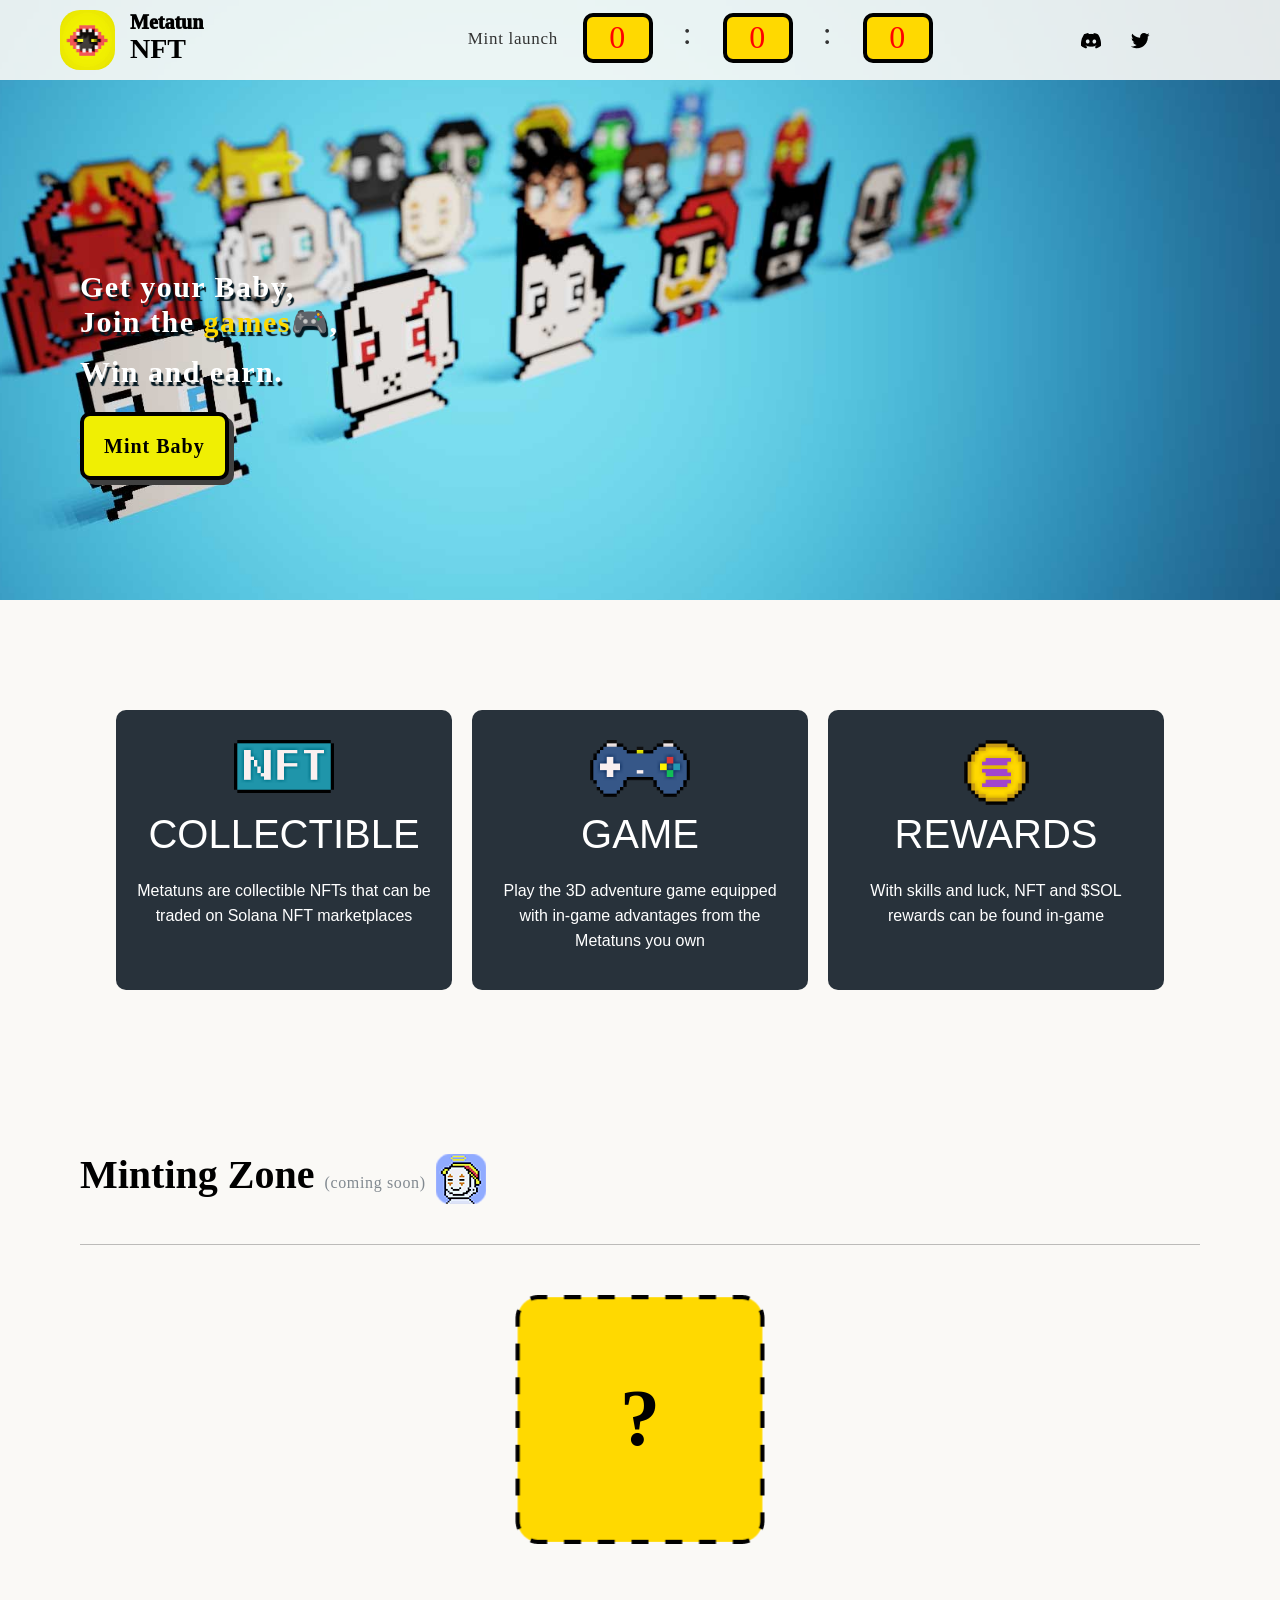
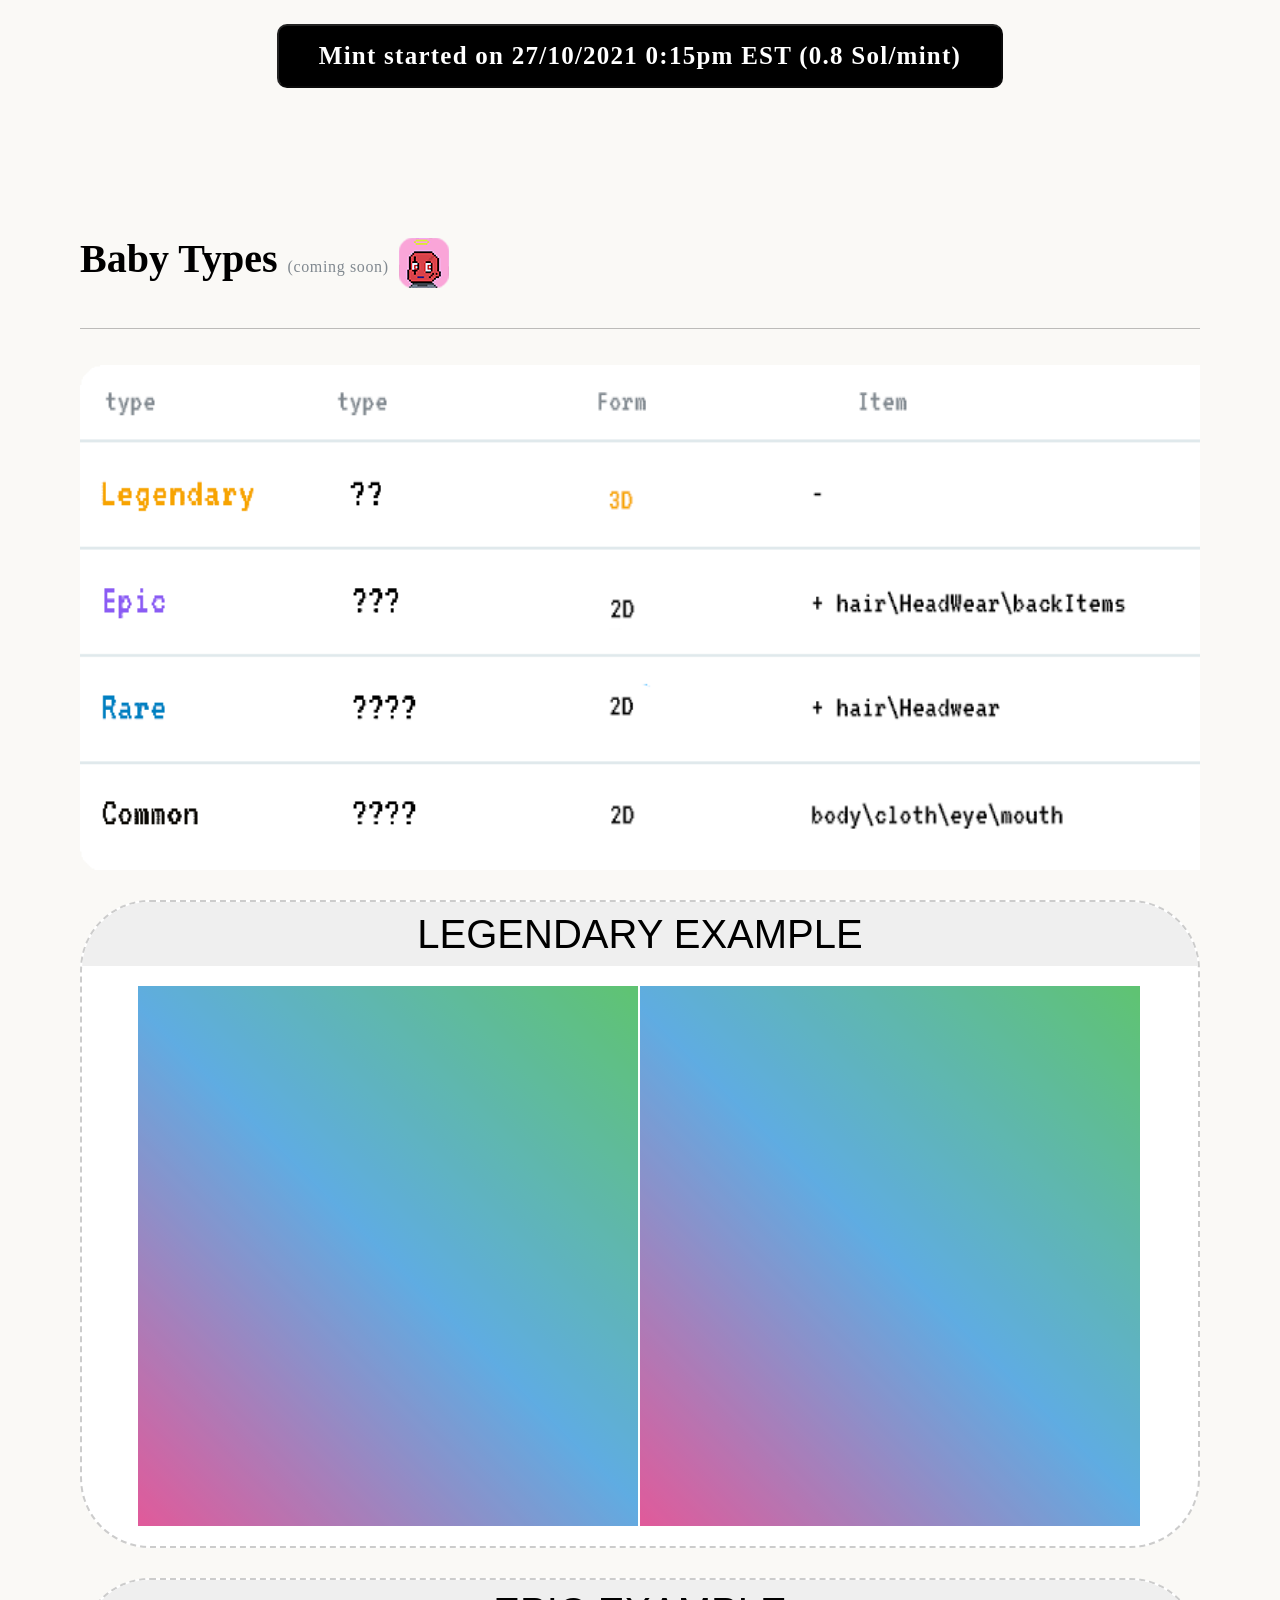
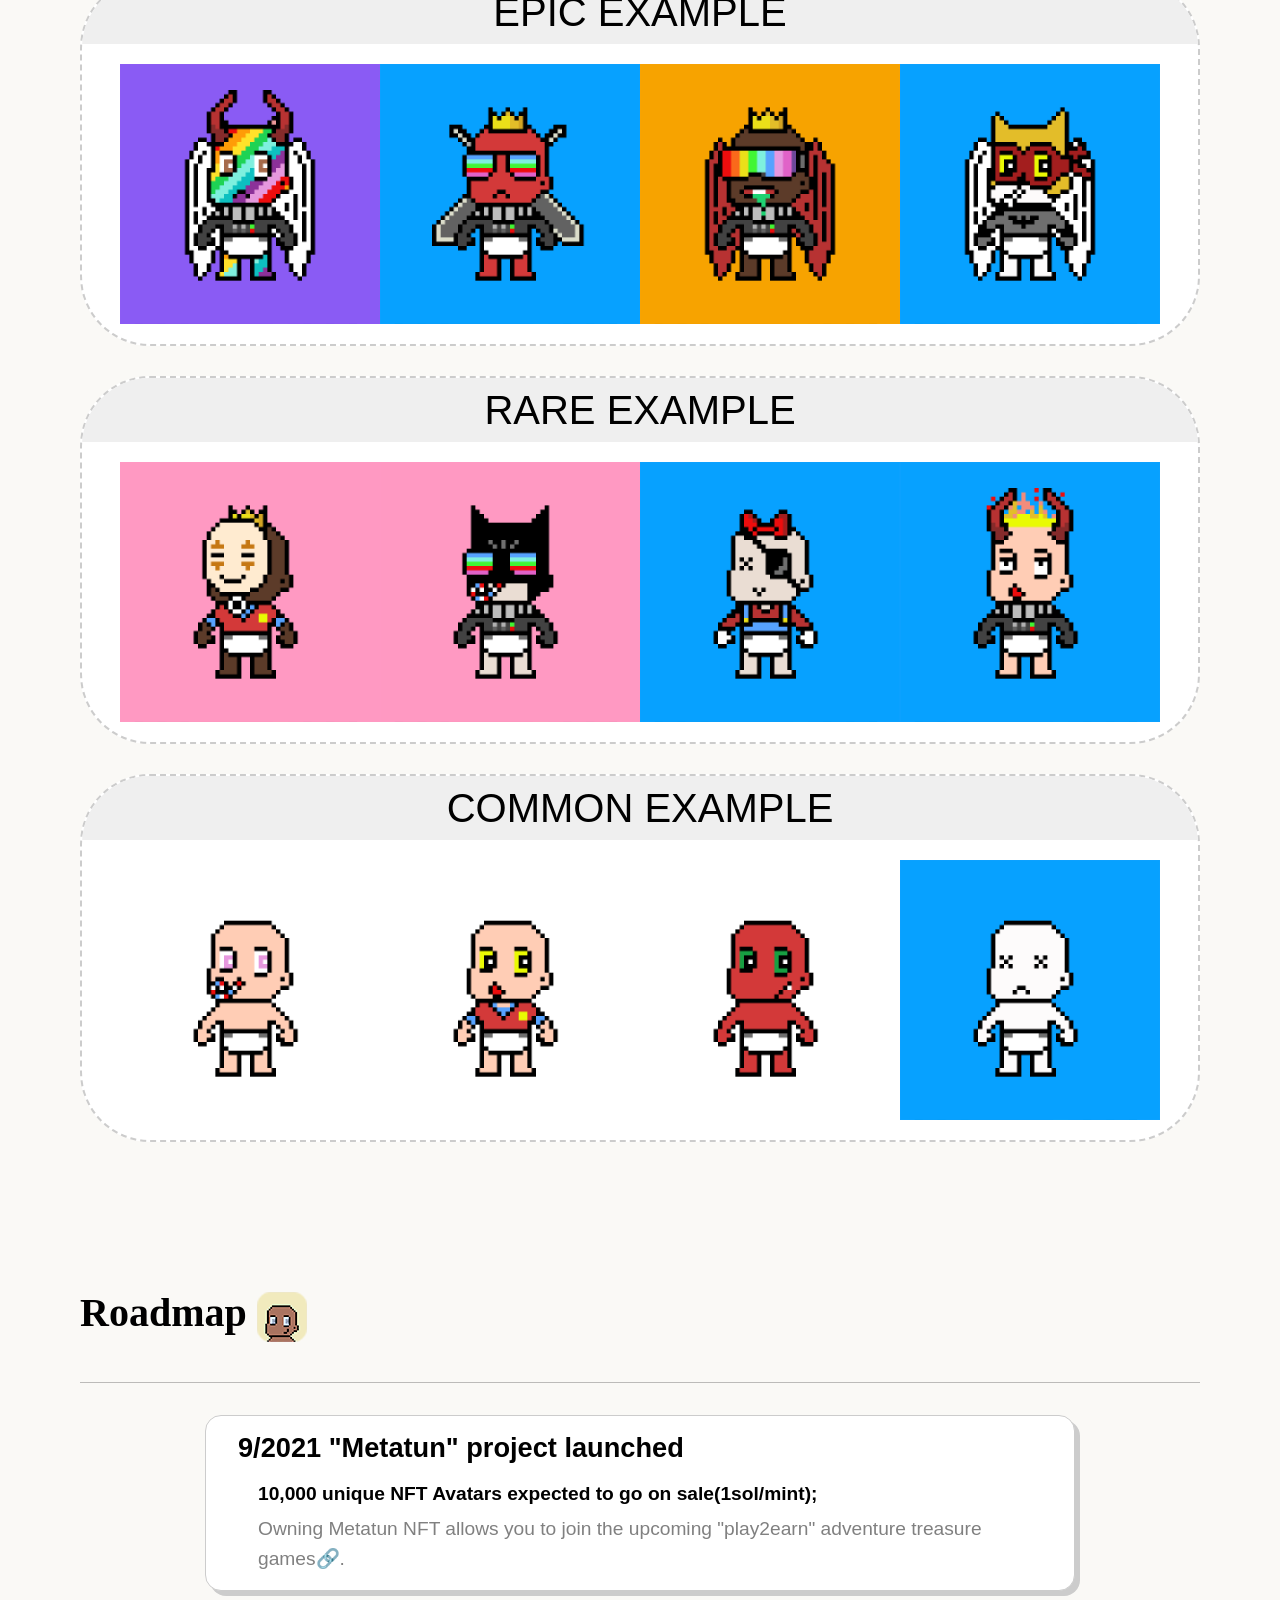
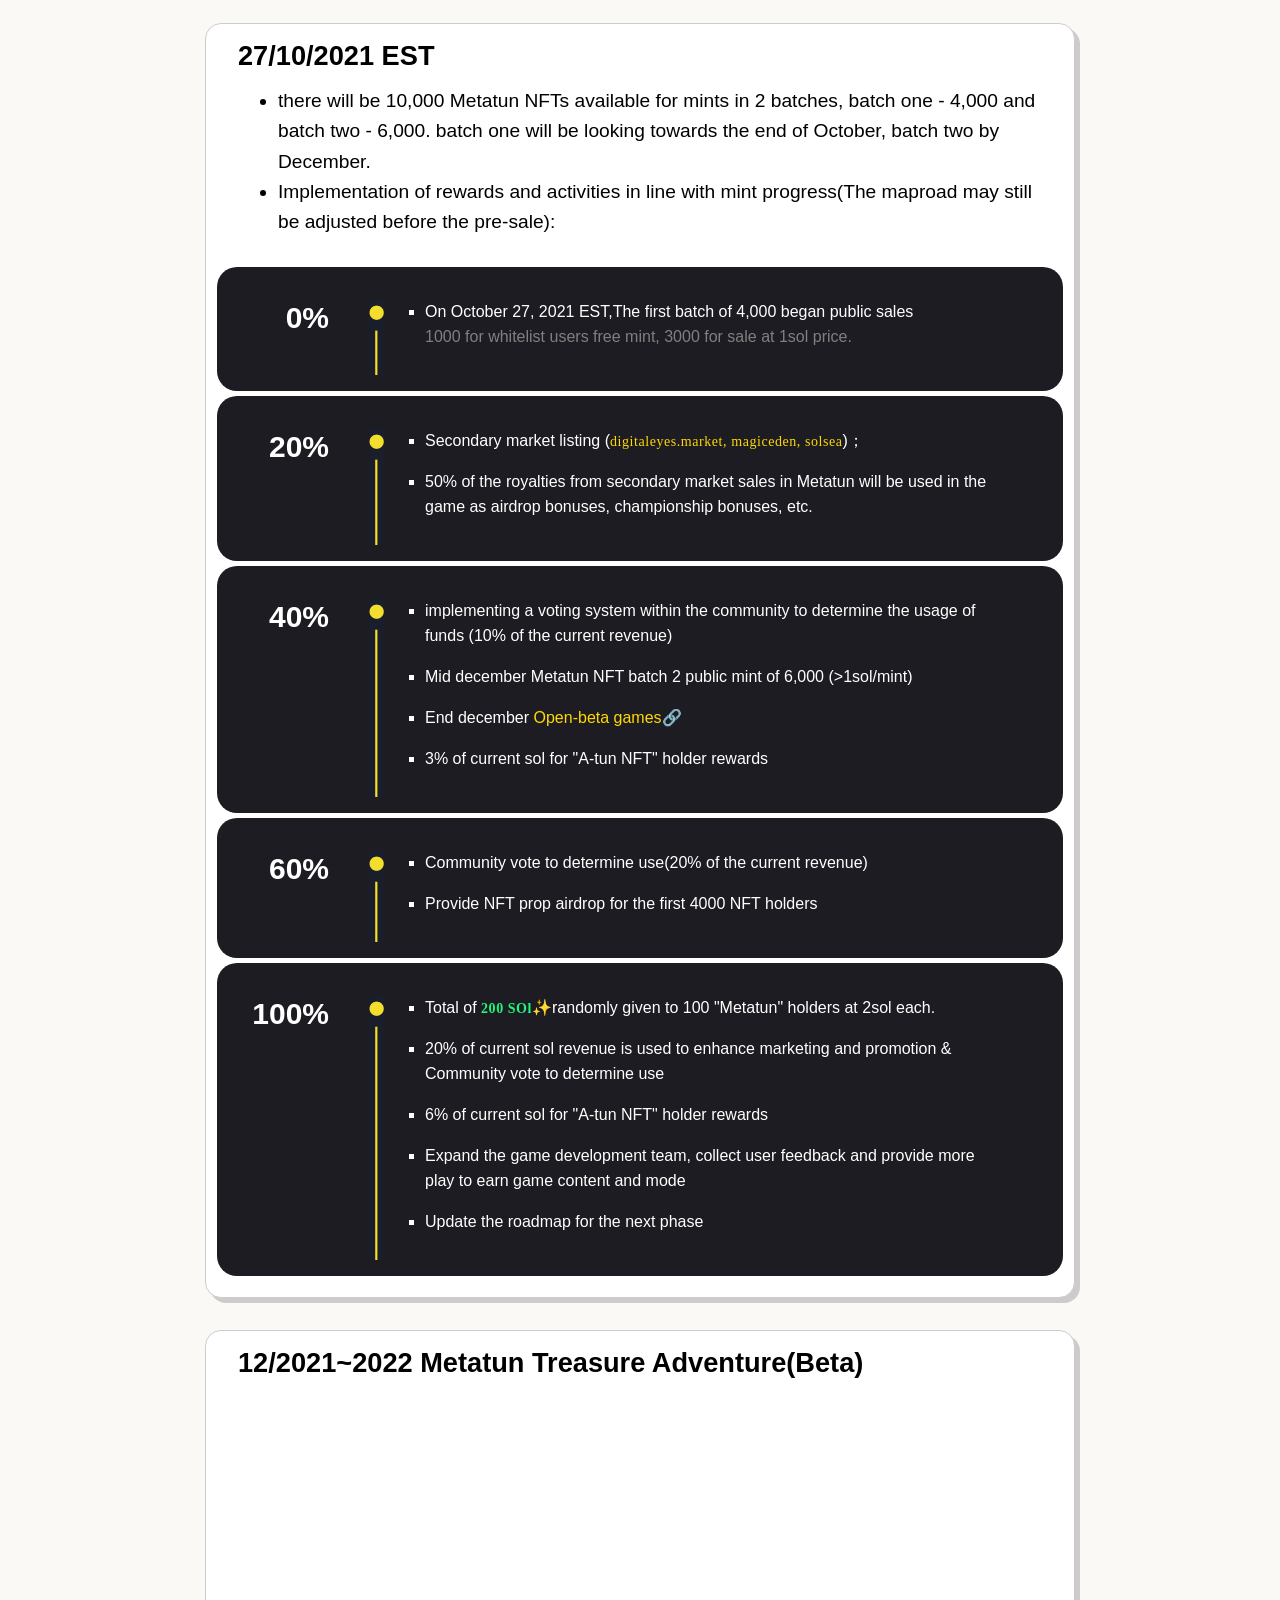
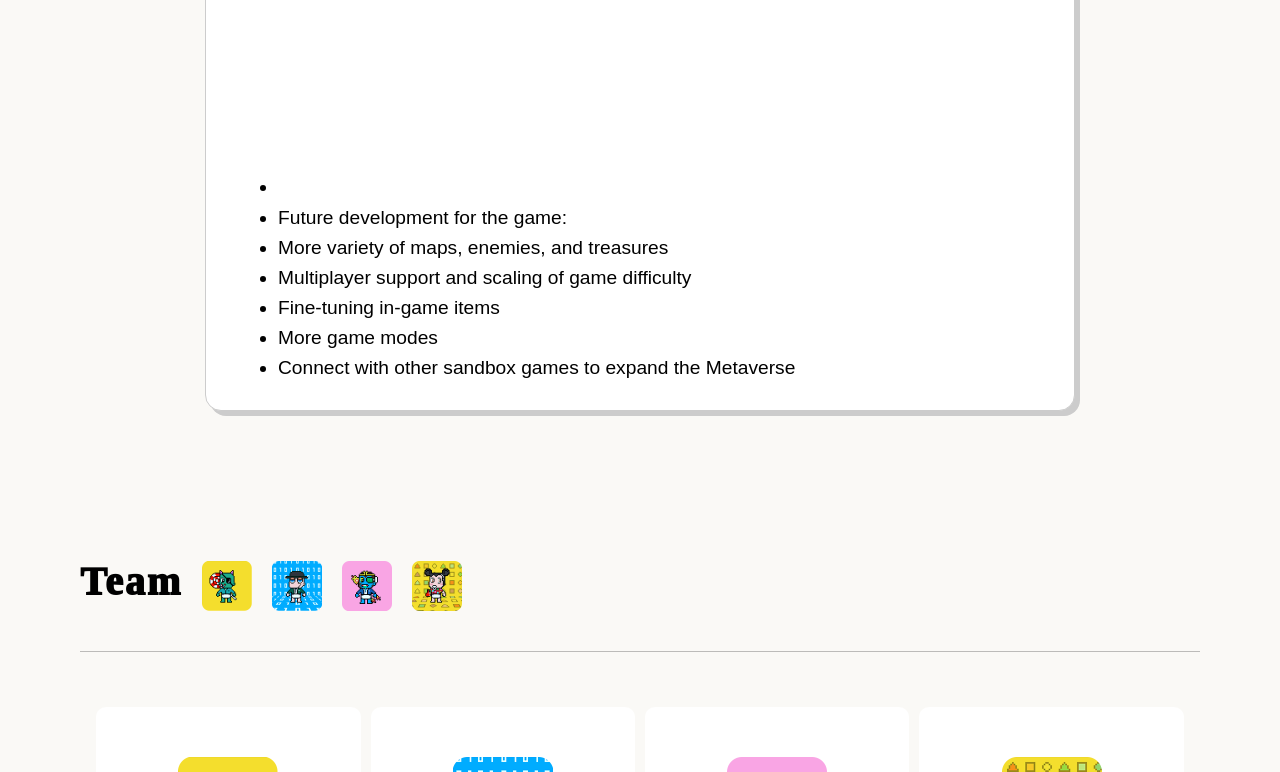
<file: fund/index.html>
<html xmlns="http://www.w3.org/1999/xhtml" lang="en">

<head>
	<meta http-equiv="Content-Type" content="text/html; charset=utf-8" />
	<meta name="description" content="HTTrack is an easy-to-use website mirror utility. It allows you to download a World Wide website from the Internet to a local directory,building recursively all structures, getting html, images, and other files from the server to your computer. Links are rebuiltrelatively so that you can freely browse to the local site (works with any browser). You can mirror several sites together so that you can jump from one toanother. You can, also, update an existing mirror site, or resume an interrupted download. The robot is fully configurable, with an integrated help" />
	<meta name="keywords" content="httrack, HTTRACK, HTTrack, winhttrack, WINHTTRACK, WinHTTrack, offline browser, web mirror utility, aspirateur web, surf offline, web capture, www mirror utility, browse offline, local  site builder, website mirroring, aspirateur www, internet grabber, capture de site web, internet tool, hors connexion, unix, dos, windows 95, windows 98, solaris, ibm580, AIX 4.0, HTS, HTGet, web aspirator, web aspirateur, libre, GPL, GNU, free software" />
	<title>Local index - HTTrack Website Copier</title>
  <!-- Mirror and index made by HTTrack Website Copier/3.49-2 [XR&CO'2014] -->
	<style type="text/css">
	<!--

body {
	margin: 0;  padding: 0;  margin-bottom: 15px;  margin-top: 8px;
	background: #77b;
}
body, td {
	font: 14px "Trebuchet MS", Verdana, Arial, Helvetica, sans-serif;
	}

#subTitle {
	background: #000;  color: #fff;  padding: 4px;  font-weight: bold; 
	}

#siteNavigation a, #siteNavigation .current {
	font-weight: bold;  color: #448;
	}
#siteNavigation a:link    { text-decoration: none; }
#siteNavigation a:visited { text-decoration: none; }

#siteNavigation .current { background-color: #ccd; }

#siteNavigation a:hover   { text-decoration: none;  background-color: #fff;  color: #000; }
#siteNavigation a:active  { text-decoration: none;  background-color: #ccc; }


a:link    { text-decoration: underline;  color: #00f; }
a:visited { text-decoration: underline;  color: #000; }
a:hover   { text-decoration: underline;  color: #c00; }
a:active  { text-decoration: underline; }

#pageContent {
	clear: both;
	border-bottom: 6px solid #000;
	padding: 10px;  padding-top: 20px;
	line-height: 1.65em;
	background-image: url(backblue.gif);
	background-repeat: no-repeat;
	background-position: top right;
	}

#pageContent, #siteNavigation {
	background-color: #ccd;
	}


.imgLeft  { float: left;   margin-right: 10px;  margin-bottom: 10px; }
.imgRight { float: right;  margin-left: 10px;   margin-bottom: 10px; }

hr { height: 1px;  color: #000;  background-color: #000;  margin-bottom: 15px; }

h1 { margin: 0;  font-weight: bold;  font-size: 2em; }
h2 { margin: 0;  font-weight: bold;  font-size: 1.6em; }
h3 { margin: 0;  font-weight: bold;  font-size: 1.3em; }
h4 { margin: 0;  font-weight: bold;  font-size: 1.18em; }

.blak { background-color: #000; }
.hide { display: none; }
.tableWidth { min-width: 400px; }

.tblRegular       { border-collapse: collapse; }
.tblRegular td    { padding: 6px;  background-image: url(fade.gif);  border: 2px solid #99c; }
.tblHeaderColor, .tblHeaderColor td { background: #99c; }
.tblNoBorder td   { border: 0; }


// -->
</style>

</head>

<table width="76%" border="0" align="center" cellspacing="0" cellpadding="3" class="tableWidth">
	<tr>
	<td id="subTitle">HTTrack Website Copier - Open Source offline browser</td>
	</tr>
</table>
<table width="76%" border="0" align="center" cellspacing="0" cellpadding="0" class="tableWidth">
<tr class="blak">
<td>
	<table width="100%" border="0" align="center" cellspacing="1" cellpadding="0">
	<tr>
	<td colspan="6"> 
		<table width="100%" border="0" align="center" cellspacing="0" cellpadding="10">
		<tr> 
		<td id="pageContent"> 
<!-- ==================== End prologue ==================== -->

	<meta name="generator" content="HTTrack Website Copier/3.x">
	<TITLE>Local index - HTTrack</TITLE>
</HEAD>
<BODY>
<H1 ALIGN=Center>Index of locally available sites:</H1>
	<TABLE BORDER="0" WIDTH="100%" CELLSPACING="1" CELLPADDING="0">
		<TR>
			<TD BACKGROUND="fade.gif">
				&middot;
					<A HREF="metatun.com/index.html">
						metatun.com/index.html
					</A>		
			</TD>
		</TR>
	</TABLE>
	<BR>
	<BR>
	<BR>
  	<H6 ALIGN="RIGHT">
	<I>Mirror and index made by HTTrack Website Copier [XR&amp;CO'2008]</I>
	</H6>
	<!-- Mirror and index made by HTTrack Website Copier/3.49-2 [XR&CO'2014] -->
	<!-- Thanks for using HTTrack Website Copier! -->
	<meta HTTP-EQUIV="Refresh" CONTENT="0; URL=metatun.com/index.html">


<!-- ==================== Start epilogue ==================== -->
		</td>
		</tr>
		</table>
	</td>
	</tr>
	</table>
</td>
</tr>
</table>

<table width="76%" border="0" align="center" valign="bottom" cellspacing="0" cellpadding="0">
	<tr>
	<td id="footer"><small>&copy; 2008 Xavier Roche & other contributors - Web Design: Leto Kauler.</small></td>
	</tr>
</table>

</body>

</html>
</file>
